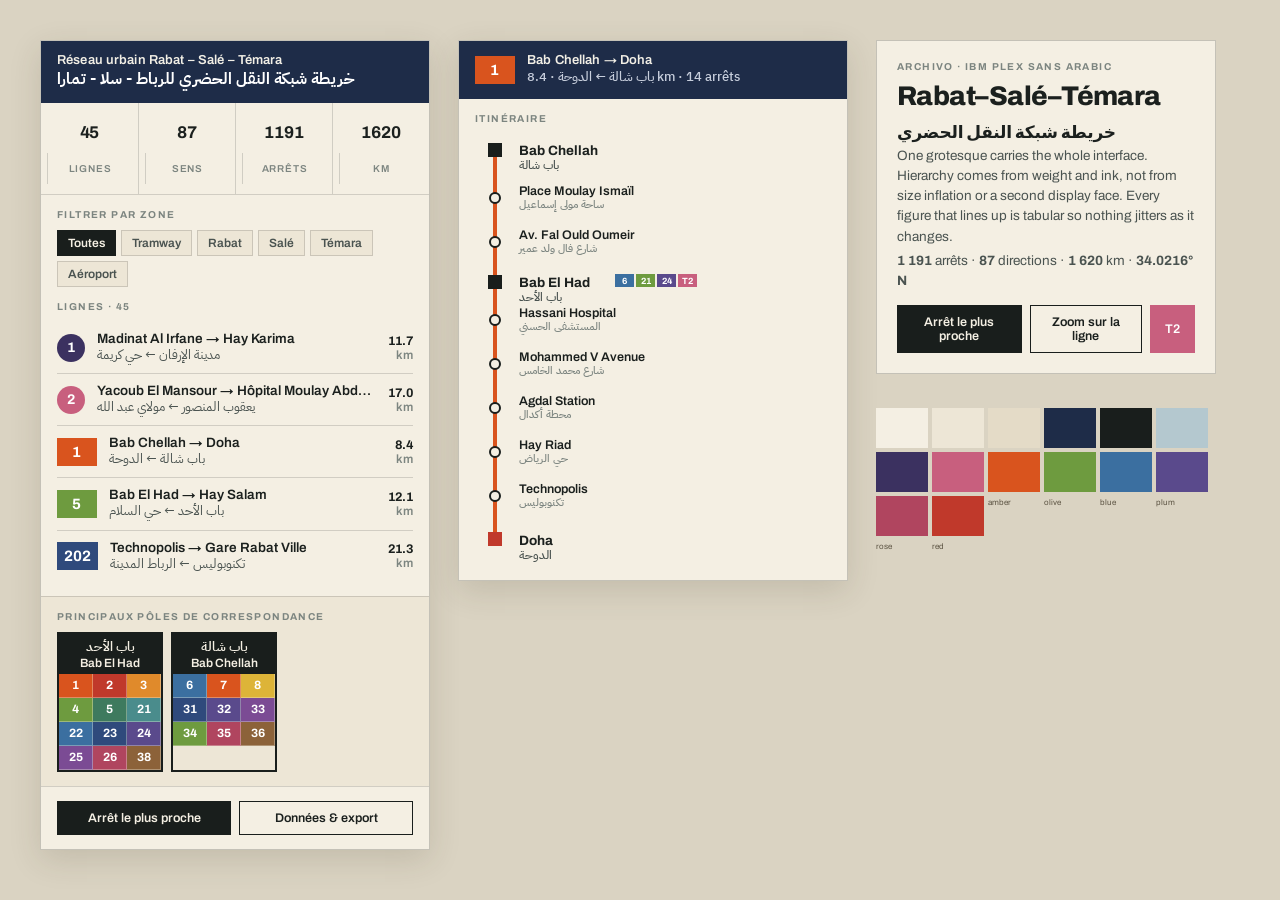
<file: web/_specimen.html>
<!DOCTYPE html>
<html lang="en">
<head>
<meta charset="UTF-8">
<meta name="viewport" content="width=device-width, initial-scale=1.0">
<title>RST — Design Direction Specimen</title>
<link rel="preconnect" href="https://fonts.googleapis.com">
<link rel="preconnect" href="https://fonts.gstatic.com" crossorigin>
<link href="https://fonts.googleapis.com/css2?family=Archivo:wght@400;500;600;700;800&family=IBM+Plex+Sans+Arabic:wght@400;500;600;700&display=swap" rel="stylesheet">
<style>
  :root{
    --paper:#F4EFE3;          /* printed map stock */
    --paper-2:#EDE6D6;        /* recessed well */
    --paper-3:#E4DBC7;        /* ghost zones */
    --ink:#191E1C;            /* terminus plate */
    --band:#1E2C48;           /* navy title band */
    --band-deep:#16223A;
    --sea:#B4C8CF;
    --line:#1F2421;
    --hair:rgba(25,30,28,.16);
    --tx:#1B201E;
    --tx-2:#4A5350;
    --tx-3:#7C8580;

    /* the network's own chip colours, taken off the printed map */
    --c-red:#C0392B; --c-amber:#D9541E; --c-orange:#E08A2B; --c-yellow:#DDB438;
    --c-olive:#6E9B3F; --c-green:#3E7A5E; --c-teal:#4A8C8C; --c-blue:#3B6FA0;
    --c-navy:#2F4A7C; --c-plum:#5A4A8C; --c-purple:#7B4B94; --c-rose:#B0455F;
    --c-brown:#8C6239; --c-t1:#3B3160; --c-t2:#C85F7E;
  }
  *{box-sizing:border-box;margin:0;padding:0}
  body{
    background:#DAD3C2;
    font-family:'Archivo',system-ui,sans-serif;
    color:var(--tx);
    padding:40px;
    display:flex;gap:28px;flex-wrap:wrap;align-items:flex-start;
    -webkit-font-smoothing:antialiased;
  }
  .ar{font-family:'IBM Plex Sans Arabic',sans-serif}
  .panel{
    background:var(--paper);
    width:390px;
    border:1px solid rgba(25,30,28,.22);
    box-shadow:0 1px 0 rgba(255,255,255,.5) inset, 0 10px 30px rgba(60,50,30,.14);
  }

  /* ---- navy band, exactly like the map's title bar ---- */
  .band{background:var(--band);color:#F2EFE6;padding:12px 16px}
  .band .fr{font-size:13px;font-weight:600;letter-spacing:.01em}
  .band .ar-line{font-size:16px;font-weight:700;line-height:1.5;color:#FFF}

  .strip{
    display:grid;grid-template-columns:repeat(4,1fr);
    border-bottom:1px solid var(--hair);
  }
  .strip div{padding:10px 6px;text-align:center;position:relative}
  .strip div+div{border-left:1px solid var(--hair)}
  .strip .v{font-size:17px;font-weight:700;font-variant-numeric:tabular-nums;letter-spacing:-.01em}
  .strip .k{font-size:10px;font-weight:600;color:var(--tx-3);text-transform:uppercase;letter-spacing:.08em;margin-top:1px}

  .pad{padding:14px 16px}
  .eyebrow{font-size:10px;font-weight:700;letter-spacing:.14em;text-transform:uppercase;color:var(--tx-3);margin-bottom:10px}

  /* ---- zone filter plates ---- */
  .plates{display:flex;gap:5px;flex-wrap:wrap}
  .plate{
    font-size:12px;font-weight:600;padding:5px 10px;
    background:var(--paper-2);border:1px solid var(--hair);color:var(--tx-2);
    cursor:pointer;
  }
  .plate.on{background:var(--ink);border-color:var(--ink);color:#F4EFE3}

  /* ---- line rows: chip + terminus ---- */
  .row{
    display:flex;align-items:center;gap:12px;
    padding:9px 0;border-bottom:1px solid var(--hair);
  }
  .chip{
    min-width:40px;height:28px;padding:0 7px;
    display:flex;align-items:center;justify-content:center;
    color:#fff;font-weight:700;font-size:15px;font-variant-numeric:tabular-nums;
    letter-spacing:.01em;
  }
  .disc{
    width:28px;height:28px;border-radius:50%;
    display:flex;align-items:center;justify-content:center;
    color:#fff;font-weight:700;font-size:14px;flex-shrink:0;
  }
  .row .dest{flex:1;min-width:0}
  .row .dest .fr{font-size:13.5px;font-weight:600;white-space:nowrap;overflow:hidden;text-overflow:ellipsis}
  .row .dest .ar{font-size:12.5px;color:var(--tx-2);line-height:1.45}
  .row .km{font-size:12px;font-weight:600;color:var(--tx-3);font-variant-numeric:tabular-nums;text-align:right}
  .row .km b{display:block;color:var(--tx);font-size:12.5px}

  /* ---- the interchange matrix: black plate + chip grid ---- */
  .matrix{display:flex;gap:8px;flex-wrap:wrap}
  .block{border:2px solid var(--ink)}
  .block .head{
    background:var(--ink);color:#F4EFE3;padding:4px 10px;text-align:center;
    font-size:12px;font-weight:600;
  }
  .block .head .ar{font-size:13px;font-weight:600;display:block;line-height:1.4}
  .grid{display:grid;grid-template-columns:repeat(3,34px)}
  .grid span{
    height:24px;display:flex;align-items:center;justify-content:center;
    color:#fff;font-size:12px;font-weight:700;font-variant-numeric:tabular-nums;
    border-right:1px solid rgba(244,239,227,.35);border-bottom:1px solid rgba(244,239,227,.35);
  }

  /* ---- route ribbon ---- */
  .ribbon{padding:2px 0 0}
  .ribbon svg{display:block}

  /* ---- terminus plate in situ ---- */
  .terminus{display:inline-flex;flex-direction:column;align-items:center;gap:3px}
  .terminus .name{background:var(--ink);color:#F4EFE3;font-size:11px;font-weight:600;padding:3px 8px;white-space:nowrap}
  .terminus .chips{display:flex;gap:2px}
  .terminus .chips span{width:22px;height:16px;display:flex;align-items:center;justify-content:center;color:#fff;font-size:10px;font-weight:700}

  /* ---- swatches ---- */
  .sw{display:flex;flex-wrap:wrap;gap:4px;width:340px}
  .sw i{width:52px;height:40px;display:block;position:relative}
  .sw i::after{content:attr(data-n);position:absolute;bottom:-15px;left:0;font-size:8px;color:#5b5342;font-style:normal}

  /* ---- type specimen ---- */
  .type{width:340px}
  .type h1{font-size:27px;font-weight:800;letter-spacing:-.02em;line-height:1.1}
  .type h2{font-size:17px;font-weight:700;letter-spacing:-.01em;margin-top:10px}
  .type p{font-size:13.5px;line-height:1.5;color:var(--tx-2);margin-top:4px;max-width:46ch}
  .type .num{font-variant-numeric:tabular-nums;font-weight:700}

  /* ---- states ---- */
  .btn{font:inherit;font-size:12.5px;font-weight:600;padding:9px 14px;border:1px solid var(--ink);cursor:pointer}
  .btn.solid{background:var(--ink);color:var(--paper)}
  .btn.ghost{background:transparent;color:var(--tx)}
  .btn.tram{background:var(--c-t2);border-color:var(--c-t2);color:#fff}
</style>
</head>
<body>

  <!-- ============ SIDEBAR PANEL ============ -->
  <div class="panel">
    <div class="band">
      <div class="fr">Réseau urbain Rabat – Salé – Témara</div>
      <div class="ar-line ar">خريطة شبكة النقل الحضري للرباط - سلا - تمارا</div>
    </div>

    <div class="strip">
      <div><div class="v">45</div><div class="k">Lignes</div></div>
      <div><div class="v">87</div><div class="k">Sens</div></div>
      <div><div class="v">1191</div><div class="k">Arrêts</div></div>
      <div><div class="v">1620</div><div class="k">Km</div></div>
    </div>

    <div class="pad">
      <div class="eyebrow">Filtrer par zone</div>
      <div class="plates">
        <div class="plate on">Toutes</div>
        <div class="plate">Tramway</div>
        <div class="plate">Rabat</div>
        <div class="plate">Salé</div>
        <div class="plate">Témara</div>
        <div class="plate">Aéroport</div>
      </div>
    </div>

    <div class="pad" style="padding-top:0">
      <div class="eyebrow">Lignes · 45</div>

      <div class="row">
        <div class="disc" style="background:var(--c-t1)">1</div>
        <div class="dest">
          <div class="fr">Madinat Al Irfane → Hay Karima</div>
          <div class="ar">مدينة الإرفان ← حي كريمة</div>
        </div>
        <div class="km"><b>11.7</b>km</div>
      </div>

      <div class="row">
        <div class="disc" style="background:var(--c-t2)">2</div>
        <div class="dest">
          <div class="fr">Yacoub El Mansour → Hôpital Moulay Abdellah</div>
          <div class="ar">يعقوب المنصور ← مولاي عبد الله</div>
        </div>
        <div class="km"><b>17.0</b>km</div>
      </div>

      <div class="row">
        <div class="chip" style="background:var(--c-amber)">1</div>
        <div class="dest">
          <div class="fr">Bab Chellah → Doha</div>
          <div class="ar">باب شالة ← الدوحة</div>
        </div>
        <div class="km"><b>8.4</b>km</div>
      </div>

      <div class="row">
        <div class="chip" style="background:var(--c-olive)">5</div>
        <div class="dest">
          <div class="fr">Bab El Had → Hay Salam</div>
          <div class="ar">باب الأحد ← حي السلام</div>
        </div>
        <div class="km"><b>12.1</b>km</div>
      </div>

      <div class="row" style="border-bottom:none">
        <div class="chip" style="background:var(--c-navy)">202</div>
        <div class="dest">
          <div class="fr">Technopolis → Gare Rabat Ville</div>
          <div class="ar">تكنوبوليس ← الرباط المدينة</div>
        </div>
        <div class="km"><b>21.3</b>km</div>
      </div>
    </div>

    <!-- the signature: interchange matrix -->
    <div class="pad" style="border-top:1px solid var(--hair);background:var(--paper-2)">
      <div class="eyebrow">Principaux pôles de correspondance</div>
      <div class="matrix">
        <div class="block">
          <div class="head"><span class="ar">باب الأحد</span>Bab El Had</div>
          <div class="grid">
            <span style="background:var(--c-amber)">1</span>
            <span style="background:var(--c-red)">2</span>
            <span style="background:var(--c-orange)">3</span>
            <span style="background:var(--c-olive)">4</span>
            <span style="background:var(--c-green)">5</span>
            <span style="background:var(--c-teal)">21</span>
            <span style="background:var(--c-blue)">22</span>
            <span style="background:var(--c-navy)">23</span>
            <span style="background:var(--c-plum)">24</span>
            <span style="background:var(--c-purple)">25</span>
            <span style="background:var(--c-rose)">26</span>
            <span style="background:var(--c-brown)">38</span>
          </div>
        </div>
        <div class="block">
          <div class="head"><span class="ar">باب شالة</span>Bab Chellah</div>
          <div class="grid">
            <span style="background:var(--c-blue)">6</span>
            <span style="background:var(--c-amber)">7</span>
            <span style="background:var(--c-yellow)">8</span>
            <span style="background:var(--c-navy)">31</span>
            <span style="background:var(--c-plum)">32</span>
            <span style="background:var(--c-purple)">33</span>
            <span style="background:var(--c-olive)">34</span>
            <span style="background:var(--c-rose)">35</span>
            <span style="background:var(--c-brown)">36</span>
          </div>
        </div>
      </div>
    </div>

    <div class="pad" style="display:flex;gap:8px;border-top:1px solid var(--hair)">
      <button class="btn solid" style="flex:1">Arrêt le plus proche</button>
      <button class="btn ghost" style="flex:1">Données &amp; export</button>
    </div>
  </div>

  <!-- ============ ROUTE PANEL: ribbon itinerary ============ -->
  <div class="panel">
    <div class="band" style="display:flex;align-items:center;gap:12px">
      <div class="chip" style="background:var(--c-amber)">1</div>
      <div>
        <div class="fr">Bab Chellah → Doha</div>
        <div class="ar ar-line" style="font-size:13px;font-weight:500;color:#C7CEDC">باب شالة ← الدوحة · 8.4 km · 14 arrêts</div>
      </div>
    </div>

    <div class="pad">
      <div class="eyebrow">Itinéraire</div>
      <div class="ribbon">
        <svg width="356" height="430" viewBox="0 0 356 430" font-family="Archivo">
          <line x1="20" y1="14" x2="20" y2="410" stroke="#D9541E" stroke-width="4"/>
          <!-- terminus -->
          <rect x="13" y="7" width="14" height="14" fill="#191E1C"/>
          <text x="44" y="19" font-size="13.5" font-weight="700" fill="#1B201E">Bab Chellah</text>
          <text x="44" y="33" font-size="12" font-weight="500" fill="#4A5350" font-family="IBM Plex Sans Arabic">باب شالة</text>
          <!-- intermediate stops: white core, ink ring -->
          <g>
            <circle cx="20" cy="62" r="5" fill="#F4EFE3" stroke="#191E1C" stroke-width="2"/>
            <text x="44" y="59" font-size="12.5" font-weight="600" fill="#1B201E">Place Moulay Ismaïl</text>
            <text x="44" y="72" font-size="11" font-weight="500" fill="#7C8580" font-family="IBM Plex Sans Arabic">ساحة مولى إسماعيل</text>
            <circle cx="20" cy="106" r="5" fill="#F4EFE3" stroke="#191E1C" stroke-width="2"/>
            <text x="44" y="103" font-size="12.5" font-weight="600" fill="#1B201E">Av. Fal Ould Oumeir</text>
            <text x="44" y="116" font-size="11" font-weight="500" fill="#7C8580" font-family="IBM Plex Sans Arabic">شارع فال ولد عمير</text>
            <!-- interchange: black square + chips -->
            <rect x="13" y="139" width="14" height="14" fill="#191E1C"/>
            <text x="44" y="151" font-size="13.5" font-weight="700" fill="#1B201E">Bab El Had</text>
            <text x="44" y="165" font-size="12" font-weight="500" fill="#4A5350" font-family="IBM Plex Sans Arabic">باب الأحد</text>
            <rect x="140" y="138" width="19" height="13" fill="#3B6FA0"/><text x="149.5" y="147.5" font-size="9" font-weight="700" fill="#fff" text-anchor="middle">6</text>
            <rect x="161" y="138" width="19" height="13" fill="#6E9B3F"/><text x="170.5" y="147.5" font-size="9" font-weight="700" fill="#fff" text-anchor="middle">21</text>
            <rect x="182" y="138" width="19" height="13" fill="#5A4A8C"/><text x="191.5" y="147.5" font-size="9" font-weight="700" fill="#fff" text-anchor="middle">24</text>
            <rect x="203" y="138" width="19" height="13" fill="#C85F7E"/><text x="212.5" y="147.5" font-size="9" font-weight="700" fill="#fff" text-anchor="middle">T2</text>
            <circle cx="20" cy="184" r="5" fill="#F4EFE3" stroke="#191E1C" stroke-width="2"/>
            <text x="44" y="181" font-size="12.5" font-weight="600" fill="#1B201E">Hassani Hospital</text>
            <text x="44" y="194" font-size="11" font-weight="500" fill="#7C8580" font-family="IBM Plex Sans Arabic">المستشفى الحسني</text>
            <circle cx="20" cy="228" r="5" fill="#F4EFE3" stroke="#191E1C" stroke-width="2"/>
            <text x="44" y="225" font-size="12.5" font-weight="600" fill="#1B201E">Mohammed V Avenue</text>
            <text x="44" y="238" font-size="11" font-weight="500" fill="#7C8580" font-family="IBM Plex Sans Arabic">شارع محمد الخامس</text>
            <circle cx="20" cy="272" r="5" fill="#F4EFE3" stroke="#191E1C" stroke-width="2"/>
            <text x="44" y="269" font-size="12.5" font-weight="600" fill="#1B201E">Agdal Station</text>
            <text x="44" y="282" font-size="11" font-weight="500" fill="#7C8580" font-family="IBM Plex Sans Arabic">محطة أكدال</text>
            <circle cx="20" cy="316" r="5" fill="#F4EFE3" stroke="#191E1C" stroke-width="2"/>
            <text x="44" y="313" font-size="12.5" font-weight="600" fill="#1B201E">Hay Riad</text>
            <text x="44" y="326" font-size="11" font-weight="500" fill="#7C8580" font-family="IBM Plex Sans Arabic">حي الرياض</text>
            <circle cx="20" cy="360" r="5" fill="#F4EFE3" stroke="#191E1C" stroke-width="2"/>
            <text x="44" y="357" font-size="12.5" font-weight="600" fill="#1B201E">Technopolis</text>
            <text x="44" y="370" font-size="11" font-weight="500" fill="#7C8580" font-family="IBM Plex Sans Arabic">تكنوبوليس</text>
          </g>
          <!-- terminus -->
          <rect x="13" y="396" width="14" height="14" fill="#C0392B"/>
          <text x="44" y="409" font-size="13.5" font-weight="700" fill="#1B201E">Doha</text>
          <text x="44" y="423" font-size="12" font-weight="500" fill="#4A5350" font-family="IBM Plex Sans Arabic">الدوحة</text>
        </svg>
      </div>
    </div>
  </div>

  <!-- ============ TYPE + PALETTE ============ -->
  <div>
    <div class="type" style="background:var(--paper);padding:20px;border:1px solid rgba(25,30,28,.22)">
      <div class="eyebrow">Archivo · IBM Plex Sans Arabic</div>
      <h1>Rabat–Salé–Témara</h1>
      <h2>خريطة شبكة النقل الحضري</h2>
      <p>One grotesque carries the whole interface. Hierarchy comes from weight and ink, not from size inflation or a second display face. Every figure that lines up is tabular so nothing jitters as it changes.</p>
      <p><span class="num">1 191</span> arrêts · <span class="num">87</span> directions · <span class="num">1 620</span> km · <span class="num">34.0216° N</span></p>
      <div style="display:flex;gap:8px;margin-top:14px">
        <button class="btn solid">Arrêt le plus proche</button>
        <button class="btn ghost">Zoom sur la ligne</button>
        <button class="btn tram">T2</button>
      </div>
    </div>

    <div class="sw" style="margin-top:34px">
      <i style="background:var(--paper)" data-n="paper"></i>
      <i style="background:var(--paper-2)" data-n="well"></i>
      <i style="background:var(--paper-3)" data-n="ghost"></i>
      <i style="background:var(--band)" data-n="band"></i>
      <i style="background:var(--ink)" data-n="ink"></i>
      <i style="background:var(--sea)" data-n="sea"></i>
      <i style="background:var(--c-t1)" data-n="t1"></i>
      <i style="background:var(--c-t2)" data-n="t2"></i>
      <i style="background:var(--c-amber)" data-n="amber"></i>
      <i style="background:var(--c-olive)" data-n="olive"></i>
      <i style="background:var(--c-blue)" data-n="blue"></i>
      <i style="background:var(--c-plum)" data-n="plum"></i>
      <i style="background:var(--c-rose)" data-n="rose"></i>
      <i style="background:var(--c-red)" data-n="red"></i>
    </div>
  </div>

</body>
</html>
</file>
